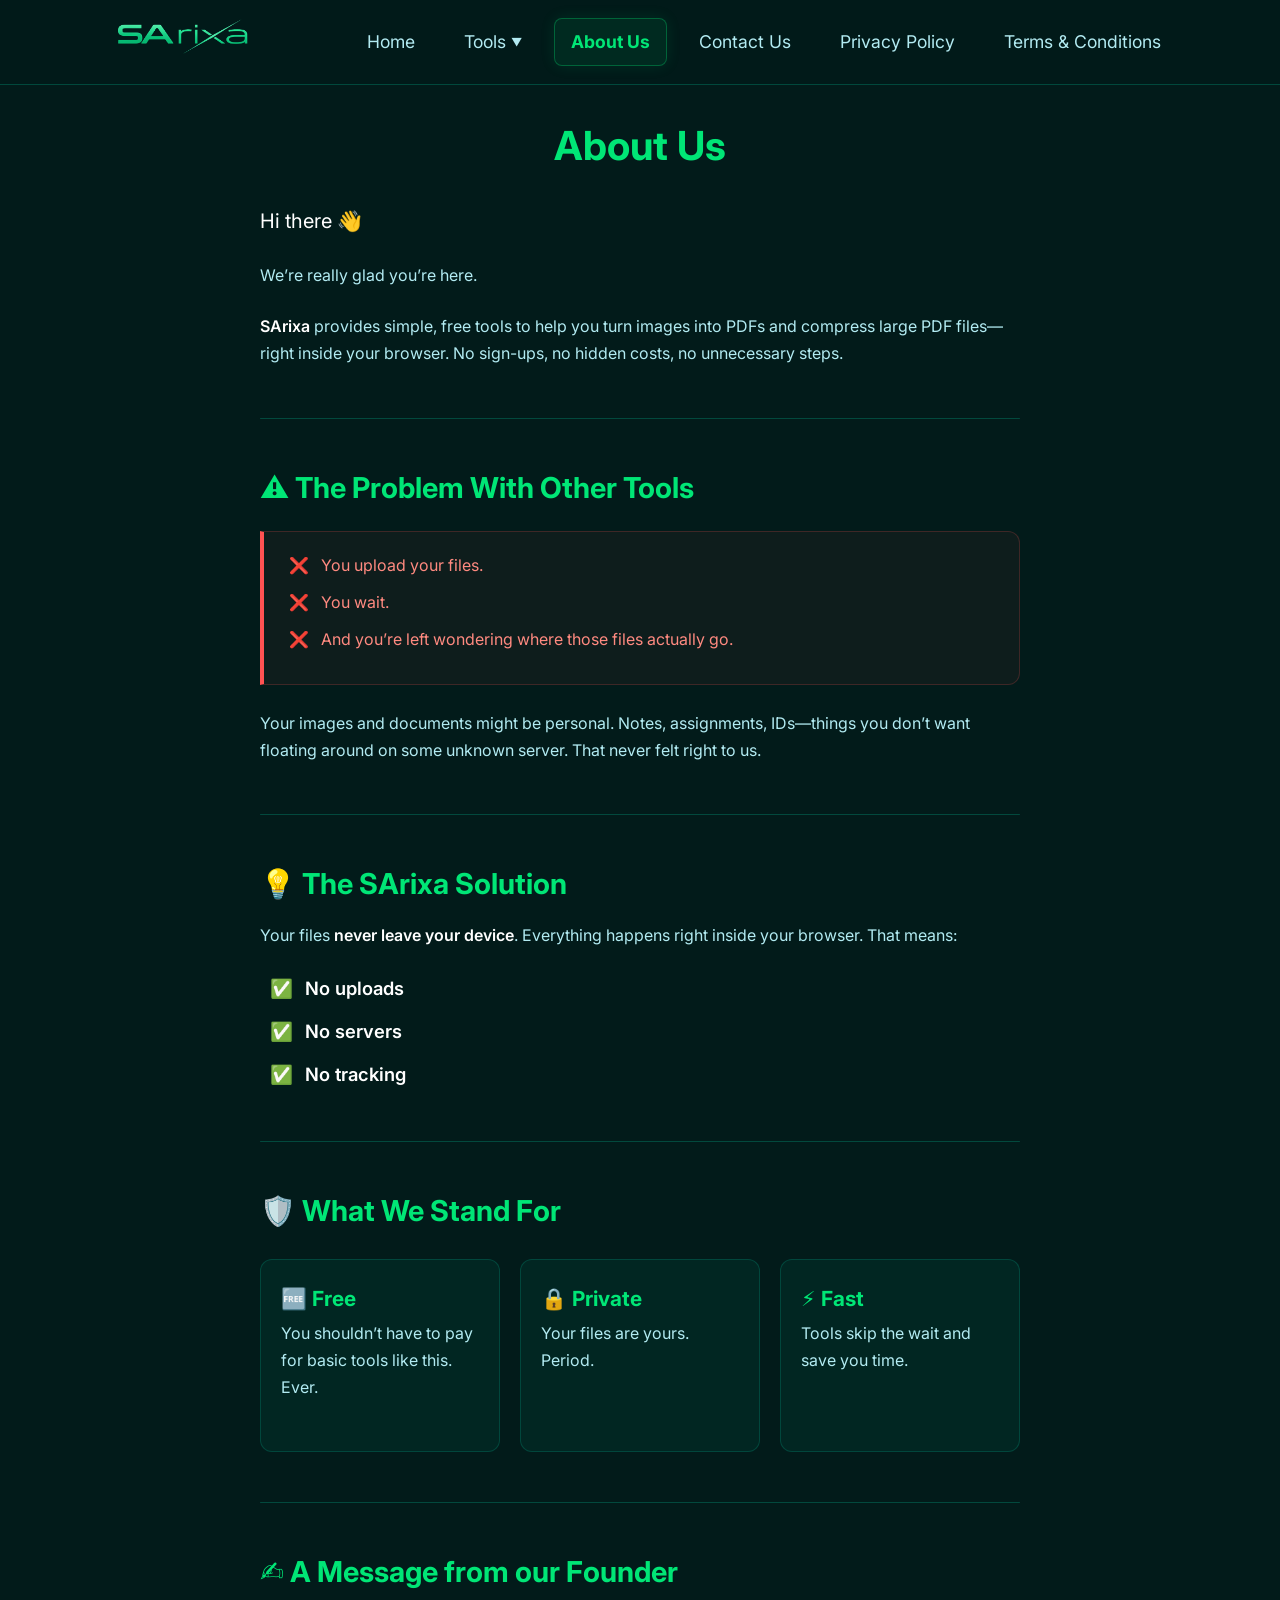
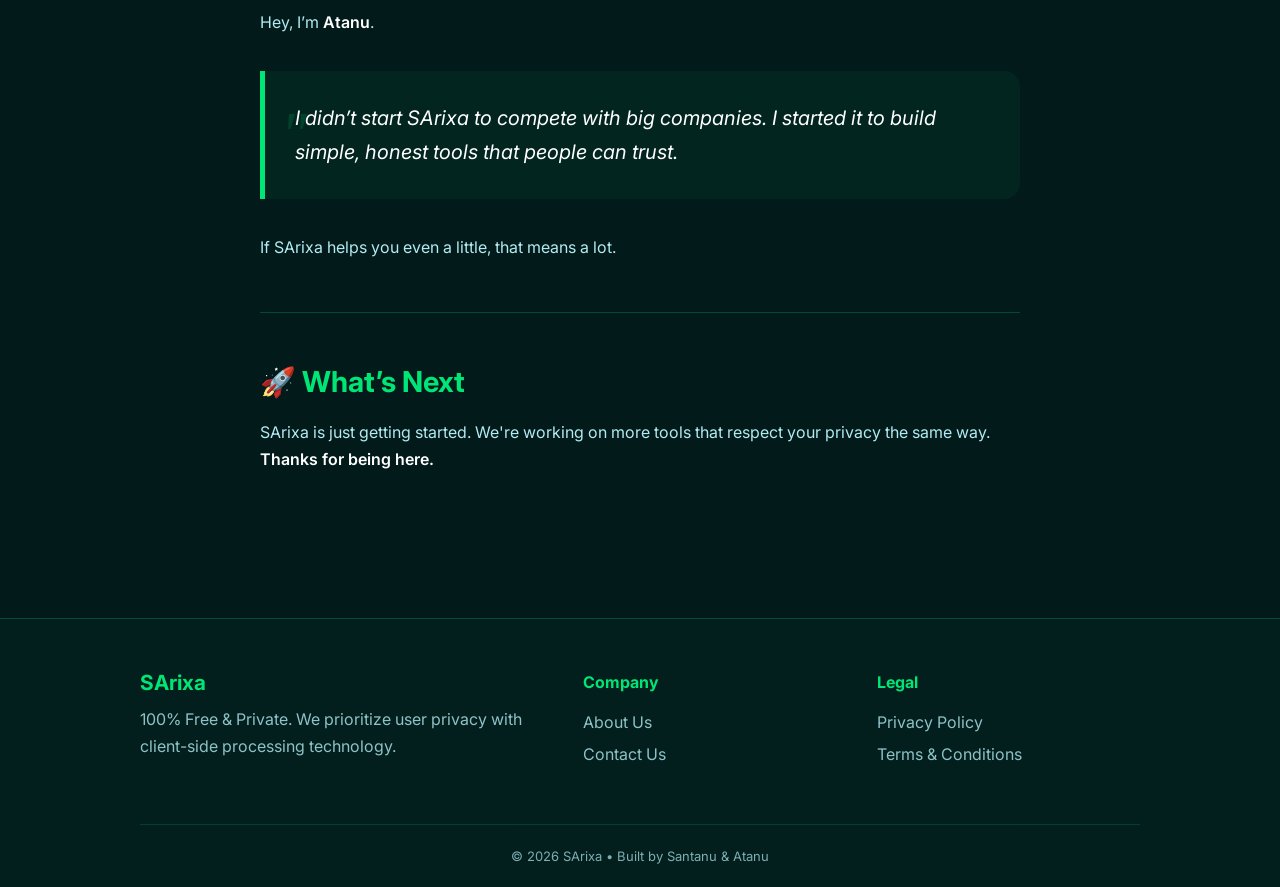
<file: about.html>
<!DOCTYPE html>
<html lang="en">
<head>
    <meta charset="UTF-8">
    <meta name="viewport" content="width=device-width, initial-scale=1.0">
    
    <title>About Us • SArixa</title>
    <meta name="description" content="Learn more about SArixa, a 100% free and private PDF tools platform. Built with privacy in mind, processing files entirely in your browser without uploads.">
    <link rel="canonical" href="https://sarixa-tools.vercel.app/about.html">
    
    <meta property="og:title" content="About Us • SArixa">
    <meta property="og:description" content="Learn more about SArixa, a 100% free and private PDF tools platform. Built with privacy in mind.">
    <meta property="og:type" content="website">
    <meta property="og:url" content="https://sarixa-tools.vercel.app/about.html">
    <meta property="og:image" content="https://sarixa-tools.vercel.app/assets/SArixa_logo.png">

    <script type="application/ld+json">
    {
      "@context": "https://schema.org",
      "@type": "AboutPage",
      "mainEntity": {
        "@type": "Organization",
        "name": "SArixa",
        "url": "https://sarixa-tools.vercel.app/",
        "logo": "https://sarixa-tools.vercel.app/assets/Main_logo.png",
        "description": "SArixa is a 100% private, free PDF tools platform. Processing happens directly in your browser.",
        "founder": { "@type": "Person", "name": "Atanu" }
      }
    }
    </script>

    <script async src="https://www.googletagmanager.com/gtag/js?id=G-TC8FR721KT"></script>
    <script>
      window.dataLayer = window.dataLayer || [];
      function gtag(){dataLayer.push(arguments);}
      gtag('js', new Date());
      gtag('config', 'G-TC8FR721KT');
    </script>
    
    <link rel="stylesheet" href="css/global.css">
    
    <link rel="icon" type="image/png" href="assets/Main_logo.png">
    <link rel="preload" href="assets/SArixa_logo.png" as="image" fetchpriority="high">
    
    <style>
.container {
    max-width: 800px;
    margin: 0 auto;
    padding: 120px 20px 80px;
}

h1, h2, h3 {
    color: var(--accent-primary);
    line-height: 1.3;
    margin-bottom: 1.2rem;
    font-weight: 700;
}

h1 {
    font-size: 2.5rem;
    margin-bottom: 2rem;
    text-align: center;
}

h2 {
    font-size: 1.8rem;
    margin-top: 1rem;
    display: flex;
    align-items: center;
    gap: 10px;
}

h3 {
    font-size: 1.3rem;
    margin-bottom: 0.5rem;
}

p {
    margin-bottom: 1.5rem;
}

strong, b {
    color: var(--text-bright);
    font-weight: 600;
}

hr {
    border: none;
    border-top: 1px solid rgba(0, 255, 200, 0.2);
    margin: 50px 0;
    border-radius: 2px;
}

.problem-box {
    background: rgba(255, 82, 82, 0.05);
    border: 1px solid rgba(255, 82, 82, 0.2);
    border-left: 4px solid var(--accent-secondary);
    border-radius: 0 12px 12px 0;
    padding: 20px 25px;
    margin: 25px 0;
}

.problem-box ul {
    list-style: none;
    padding-left: 0;
}

.problem-box li {
    margin-bottom: 10px;
    display: flex;
    align-items: flex-start;
    gap: 12px;
    color: #ff8a80;
}

.solution-list {
    list-style: none;
    margin: 20px 0 25px 0;
    padding-left: 10px;
}

.solution-list li {
    margin-bottom: 12px;
    display: flex;
    align-items: center;
    gap: 12px;
    font-size: 1.15rem;
}

.values-grid {
    display: grid;
    grid-template-columns: repeat(auto-fit, minmax(220px, 1fr));
    gap: 20px;
    margin: 30px 0;
}

.value-card {
    background: rgba(0, 255, 200, 0.05);
    border: 1px solid rgba(0, 255, 200, 0.15);
    border-radius: 12px;
    padding: 25px 20px;
    transition: transform 0.2s ease, border-color 0.2s ease;
}

.value-card:hover {
    transform: translateY(-3px);
    border-color: rgba(0, 255, 200, 0.3);
}

.highlight-quote {
    background: rgba(0, 230, 118, 0.05);
    border-left: 5px solid var(--accent-primary);
    border-radius: 0 16px 16px 0;
    padding: 30px;
    margin: 35px 0;
    font-size: 1.25rem;
    font-style: italic;
    color: var(--text-bright);
    position: relative;
}

.highlight-quote::before {
    content: '"';
    position: absolute;
    top: 10px;
    left: 15px;
    font-size: 4rem;
    color: rgba(0, 230, 118, 0.15);
    font-family: Georgia, serif;
}

.intro-lead {
    font-size: 1.25rem;
    color: var(--text-bright);
}
    </style>
</head>
<body>

    <div id="navbar-placeholder"></div>

    <main class="container">
        <h1>About Us</h1>
        <p class="intro-lead">Hi there 👋</p>
        <p>We’re really glad you’re here.</p>
        <p><strong>SArixa</strong> provides simple, free tools to help you turn images into PDFs and compress large PDF files—right inside your browser. No sign-ups, no hidden costs, no unnecessary steps.</p>

        <hr>

        <h2>⚠️ The Problem With Other Tools </h2>
        <div class="problem-box">
            <ul>
                <li>❌ <span>You upload your files.</span></li>
                <li>❌ <span>You wait.</span></li>
                <li>❌ <span>And you’re left wondering where those files actually go.</span></li>
            </ul>
        </div>

        <p>Your images and documents might be personal. Notes, assignments, IDs—things you don’t want floating around on some unknown server. That never felt right to us.</p>

        <hr>

        <h2>💡 The SArixa Solution</h2>
        <p>Your files <strong>never leave your device</strong>. Everything happens right inside your browser. That means:</p>
        
        <ul class="solution-list">
            <li>✅ <strong>No uploads</strong></li>
            <li>✅ <strong>No servers</strong></li>
            <li>✅ <strong>No tracking</strong></li>
        </ul>

        <hr>

        <h2>🛡️ What We Stand For</h2>
        <div class="values-grid">
            <div class="value-card">
                <h3>🆓 Free</h3>
                <p>You shouldn’t have to pay for basic tools like this. Ever.</p>
            </div>
            <div class="value-card">
                <h3>🔒 Private</h3>
                <p>Your files are yours. Period.</p>
            </div>
            <div class="value-card">
                <h3>⚡ Fast</h3>
                <p>Tools skip the wait and save you time.</p>
            </div>
        </div>

        <hr>

        <h2>✍️ A Message from our Founder</h2>
        <p>Hey, I’m <strong>Atanu</strong>.</p>
        <blockquote class="highlight-quote">
            I didn’t start SArixa to compete with big companies. I started it to build simple, honest tools that people can trust.
        </blockquote>
        <p>If SArixa helps you even a little, that means a lot.</p>

        <hr>

        <h2>🚀 What’s Next</h2>
        <p>SArixa is just getting started. We're working on more tools that respect your privacy the same way. <strong>Thanks for being here.</strong></p>
    </main>

    <div id="footer-placeholder"></div>

    <script src="js/global.js" defer></script>
</body>
</html>
</file>
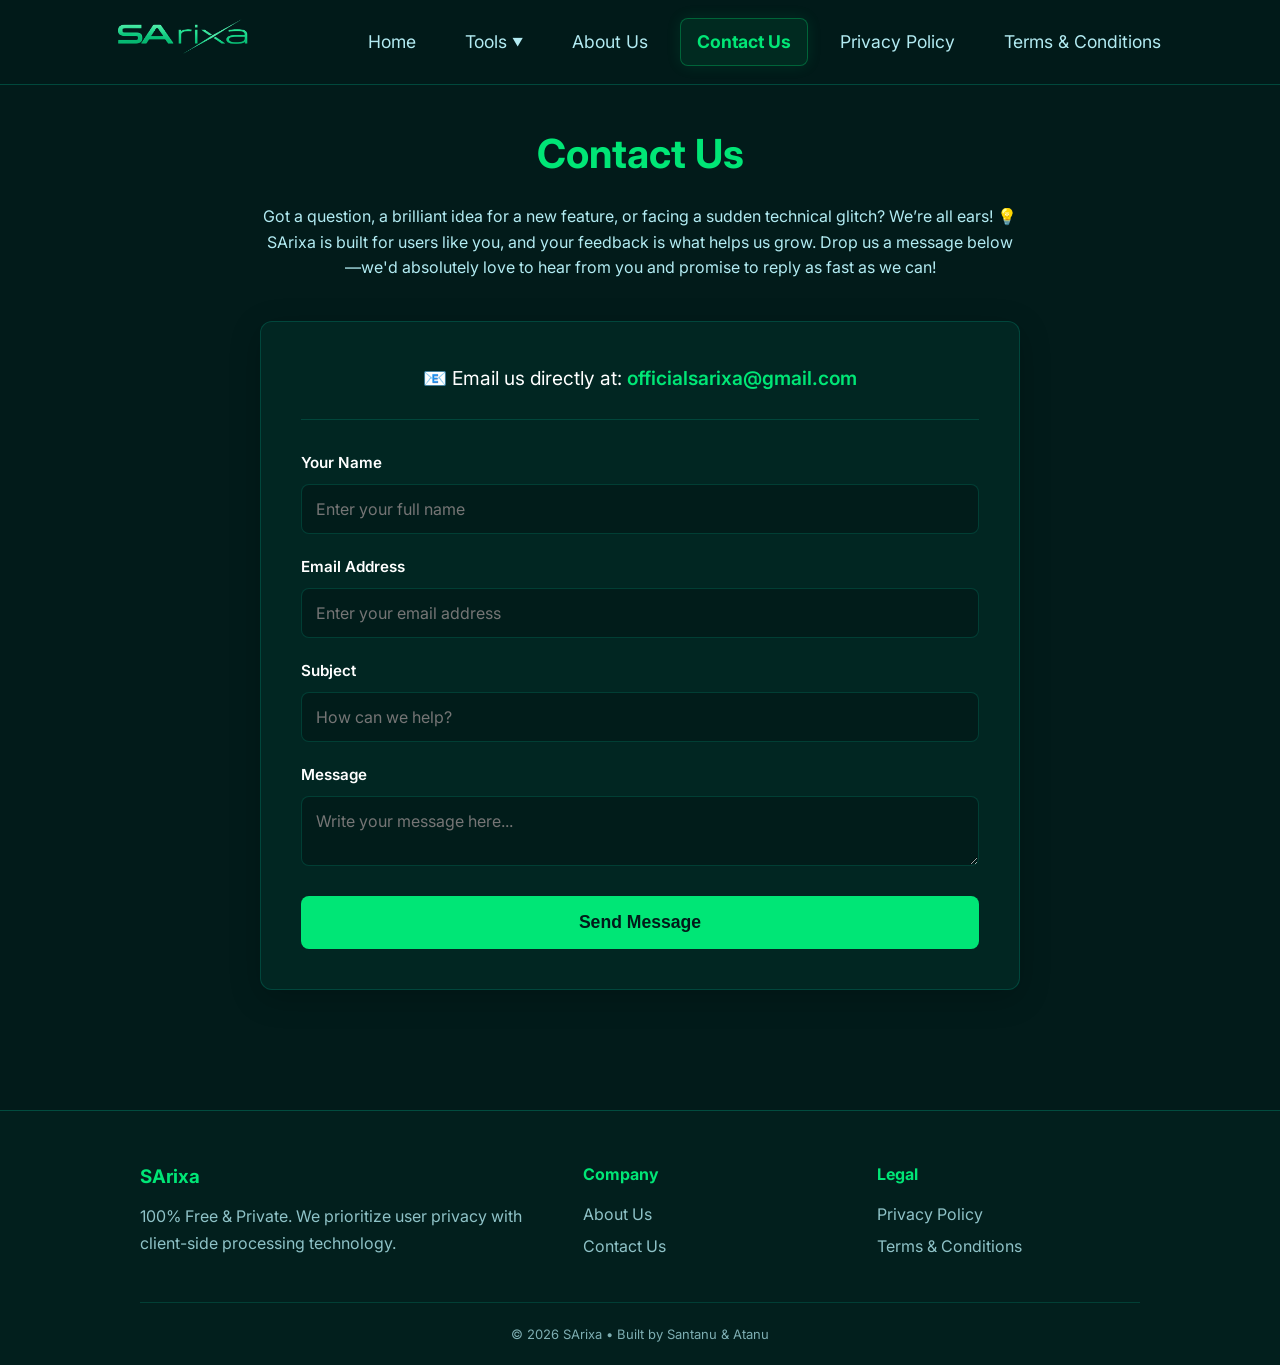
<file: contact.html>
<!DOCTYPE html>
<html lang="en">
<head>
    <meta charset="UTF-8">
    <meta name="viewport" content="width=device-width, initial-scale=1.0">
    <meta name="theme-color" content="#012f28">
    
    <title>Contact Us • SArixa</title>
    <meta name="description" content="Get in touch with SArixa. Have a question, feedback, or facing a glitch with our free Image to PDF converter? Drop us a message today!">
    <meta name="robots" content="index, follow">
    <link rel="canonical" href="https://sarixa-tools.vercel.app/contact.html">
    
    <meta property="og:title" content="Contact Us • SArixa">
    <meta property="og:description" content="Get in touch with SArixa. Have a question, feedback, or facing a glitch? Drop us a message today!">
    <meta property="og:type" content="website">
    <meta property="og:url" content="https://sarixa-tools.vercel.app/contact.html">
    <meta property="og:image" content="https://sarixa-tools.vercel.app/assets/SArixa_logo.png">

    <script type="application/ld+json">
    {
      "@context": "https://schema.org",
      "@type": "ContactPage",
      "name": "SArixa Contact Support",
      "url": "https://sarixa-tools.vercel.app/contact.html",
      "description": "Contact page for SArixa Image to PDF converter. Send us your feedback or support requests."
    }
    </script>

    <script async src="https://www.googletagmanager.com/gtag/js?id=G-TC8FR721KT"></script>
    <script>
      window.dataLayer = window.dataLayer || [];
      function gtag(){dataLayer.push(arguments);}
      gtag('js', new Date());
      gtag('config', 'G-TC8FR721KT');
    </script>
    
    <link rel="stylesheet" href="css/global.css">
    <link rel="icon" type="image/png" href="assets/Main_logo.png">
    <link rel="preload" href="assets/SArixa_logo.png" as="image" fetchpriority="high">
    
    <style>

body {
    margin: 0;
    padding: 0;
}

img {
    max-width: 100%;
    height: auto;
}

.container {
    max-width: 800px;
    margin: 0 auto;
    padding: 120px 20px 80px;
}

h1 {
    color: var(--accent-primary);
    font-size: 2.5rem;
    margin-bottom: 1rem;
    text-align: center;
    font-weight: 700;
}

.intro-text {
    text-align: center;
    margin-bottom: 40px;
    color: var(--text-main);
    line-height: 1.6;
}

.contact-container {
    background: rgba(0, 255, 200, 0.05);
    border: 1px solid rgba(0, 255, 200, 0.15);
    border-radius: 12px;
    padding: 40px;
    box-shadow: 0 8px 32px rgba(0, 0, 0, 0.2);
}

.email-info {
    text-align: center;
    font-size: 1.2rem;
    margin-bottom: 30px;
    padding-bottom: 25px;
    border-bottom: 1px solid rgba(0, 255, 200, 0.15);
    color: var(--text-bright);
}

.email-info a {
    color: var(--accent-primary);
    text-decoration: none;
    font-weight: 600;
}

.contact-form {
    display: flex;
    flex-direction: column;
    gap: 20px;
}

.form-group {
    display: flex;
    flex-direction: column;
    gap: 8px;
}

.contact-form label {
    color: var(--text-bright);
    font-weight: 600;
    font-size: 0.95rem;
}

.contact-form input, 
.contact-form textarea {
    width: 100%;
    padding: 14px;
    background-color: rgba(2, 27, 26, 0.8);
    border: 1px solid rgba(0, 255, 200, 0.15);
    border-radius: 8px;
    color: var(--text-bright);
    font-size: 1rem;
    font-family: inherit;
    transition: all 0.3s ease;
    box-sizing: border-box;
}

.contact-form input:focus, 
.contact-form textarea:focus {
    outline: none;
    border-color: var(--accent-primary);
    box-shadow: 0 0 0 2px rgba(0, 230, 118, 0.2);
}

.submit-btn {
    background-color: var(--accent-primary);
    color: var(--bg-color);
    border: none;
    padding: 16px;
    font-size: 1.1rem;
    border-radius: 8px;
    cursor: pointer;
    transition: all 0.3s ease;
    font-weight: bold;
    margin-top: 10px;
}

.submit-btn:hover:not(:disabled) {
    background-color: #00c853;
    transform: translateY(-2px);
    box-shadow: 0 8px 24px rgba(0, 230, 118, 0.2);
}

.submit-btn:disabled {
    opacity: 0.6;
    cursor: not-allowed;
}

#status {
    display: none;
    text-align: center;
    padding: 15px;
    margin-top: 20px;
    border-radius: 8px;
    font-weight: 600;
    animation: fadeIn 0.5s ease;
}

@keyframes fadeIn {
    from { opacity: 0; transform: translateY(-10px); }
    to { opacity: 1; transform: translateY(0); }
}

.success-content {
    display: flex;
    align-items: center;
    justify-content: center;
    gap: 8px;
}

.checkmark-anim {
    display: inline-block;
    font-size: 1.2em;
    animation: popIn 0.5s cubic-bezier(0.175, 0.885, 0.32, 1.275) forwards;
}

@keyframes popIn {
    0% { transform: scale(0); opacity: 0; }
    80% { transform: scale(1.3); opacity: 1; }
    100% { transform: scale(1); opacity: 1; }
}

@media (max-width: 900px) {
    .contact-container {
        padding: 25px 20px;
    }
}
    </style>
</head>
<body>

    <div id="navbar-placeholder"></div>

    <main class="container">
        <h1>Contact Us</h1>
        <p class="intro-text">Got a question, a brilliant idea for a new feature, or facing a sudden technical glitch? We’re all ears! 💡 SArixa is built for users like you, and your feedback is what helps us grow. Drop us a message below—we'd absolutely love to hear from you and promise to reply as fast as we can!</p>

        <div class="contact-container">
            <div class="email-info">
                📧 Email us directly at: <a href="mailto:officialsarixa@gmail.com">officialsarixa@gmail.com</a>
            </div>

            <form id="my-form" class="contact-form" action="https://formspree.io/f/xqegoynd" method="POST">
                
                <div class="form-group">
                    <label for="name">Your Name</label>
                    <input type="text" id="name" name="name" placeholder="Enter your full name" required autocomplete="name">
                </div>
                
                <div class="form-group">
                    <label for="email">Email Address</label>
                    <input type="email" id="email" name="email" placeholder="Enter your email address" required autocomplete="email">
                </div>

                <div class="form-group">
                    <label for="subject">Subject</label>
                    <input type="text" id="subject" name="subject" placeholder="How can we help?" required autocomplete="off">
                </div>

                <div class="form-group">
                    <label for="message">Message</label>
                    <textarea id="message" name="message" placeholder="Write your message here..." required></textarea>
                </div>

                <button type="submit" id="submit-btn" class="submit-btn">Send Message</button>
                
                <div id="status"></div>
            </form>
        </div>
    </main>

    <div id="footer-placeholder"></div>

    <script>
        var form = document.getElementById("my-form");
        
        async function handleSubmit(event) {
            event.preventDefault();
            var status = document.getElementById("status");
            var button = document.getElementById("submit-btn");
            var data = new FormData(event.target);
            
            button.disabled = true;
            button.innerHTML = "Sending...";

            fetch(event.target.action, {
                method: form.method,
                body: data,
                headers: {
                    'Accept': 'application/json'
                }
            }).then(response => {
                if (response.ok) {
                    status.innerHTML = "✅ Success! Your message has been sent to our team.";
                    status.style.display = "block";
                    status.style.backgroundColor = "rgba(0, 230, 118, 0.15)";
                    status.style.color = "#00e676";
                    status.style.border = "1px solid #00e676";
                    form.reset(); 
                    
                    button.innerHTML = '<div class="success-content"><span class="checkmark-anim">✔</span> Message Sent Successfully!</div>';
                } else {
                    response.json().then(data => {
                        status.style.display = "block";
                        status.style.backgroundColor = "rgba(255, 82, 82, 0.15)";
                        status.style.color = "#ff5252";
                        if (Object.hasOwn(data, 'errors')) {
                            status.innerHTML = data["errors"].map(error => error["message"]).join(", ");
                        } else {
                            status.innerHTML = "Oops! There was a problem submitting your form";
                        }
                    })
                }
            }).catch(error => {
                status.style.display = "block";
                status.innerHTML = "Oops! Connection error. Please try again.";
            }).finally(() => {
                setTimeout(() => {
                    button.disabled = false;
                    button.innerHTML = "Send Message";
                }, 3000);
            });
        }
        form.addEventListener("submit", handleSubmit);
    </script>
    
    <script src="js/global.js" defer></script>

</body>
</html>
</file>
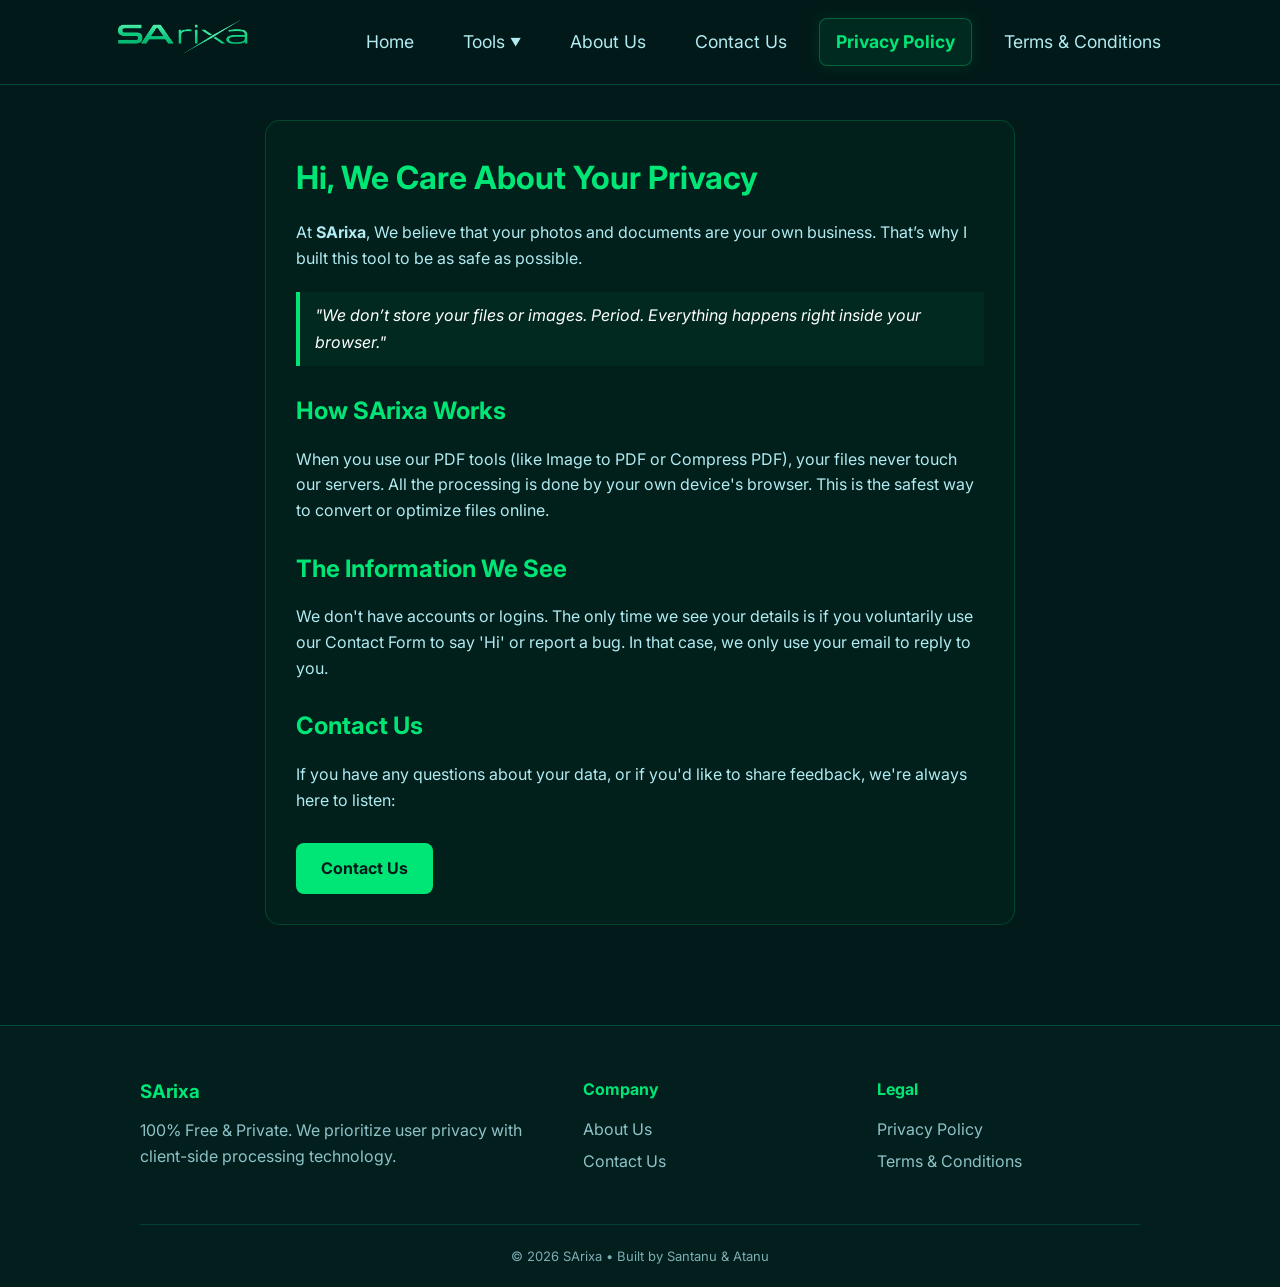
<file: privacy.html>
<!DOCTYPE html>
<html lang="en">
<head>
    <meta charset="UTF-8">
    <meta name="viewport" content="width=device-width, initial-scale=1.0">
    <meta name="theme-color" content="#012f28">
    
    <title>Privacy Policy • SArixa</title>
    <meta name="description" content="Privacy Policy for SArixa. Learn how we protect your data. We process your documents and images directly in your browser without uploading files to our servers.">
    <link rel="canonical" href="https://sarixa-tools.vercel.app/privacy.html">
    
    <meta property="og:title" content="Privacy Policy • SArixa">
    <meta property="og:description" content="Privacy Policy for SArixa. We process your files directly in your browser safely and securely.">
    <meta property="og:type" content="website">
    <meta property="og:url" content="https://sarixa-tools.vercel.app/privacy.html">
    <meta property="og:image" content="https://sarixa-tools.vercel.app/assets/SArixa_logo.png">

    <script type="application/ld+json">
    {
      "@context": "https://schema.org",
      "@type": "WebPage",
      "name": "SArixa Privacy Policy",
      "url": "https://sarixa-tools.vercel.app/privacy.html",
      "description": "Privacy policy outlining how SArixa processes files locally in the browser to protect user data."
    }
    </script>

    <script async src="https://www.googletagmanager.com/gtag/js?id=G-TC8FR721KT"></script>
    <script>
      window.dataLayer = window.dataLayer || [];
      function gtag(){dataLayer.push(arguments);}
      gtag('js', new Date());
      gtag('config', 'G-TC8FR721KT');
    </script>
    
    <link rel="stylesheet" href="css/global.css">
    <link rel="icon" type="image/png" href="assets/Main_logo.png">
    <link rel="preload" href="assets/SArixa_logo.png" as="image" fetchpriority="high">
    
    <style>
body {
    margin: 0;
    padding: 0;
}

img {
    max-width: 100%;
    height: auto;
}

.container {
    padding-top: 120px;
    padding-bottom: 60px;
    padding-left: 20px;
    padding-right: 20px;
}

.box {
    max-width: 750px;
    margin: 0 auto;
    padding: 30px;
    border: 1px solid rgba(0, 230, 118, 0.2);
    border-radius: 15px;
    background: rgba(0, 230, 118, 0.02);
}

h1, h2 {
    color: var(--accent-primary);
    margin-bottom: 15px;
}

h2 {
    margin-top: 25px;
}

.my-note {
    border-left: 4px solid var(--accent-primary);
    padding-left: 15px;
    font-style: italic;
    margin: 20px 0;
    background: rgba(0, 230, 118, 0.05);
    padding-top: 10px;
    padding-bottom: 10px;
    color: var(--text-bright);
}

p {
    color: var(--text-main);
    line-height: 1.6;
    margin-bottom: 15px;
}

.contact-btn {
    display: inline-block;
    margin-top: 15px;
    padding: 12px 25px;
    background-color: var(--accent-primary);
    color: var(--bg-color);
    text-decoration: none;
    border-radius: 8px;
    font-weight: bold;
    transition: all 0.3s ease;
}

.contact-btn:hover {
    transform: translateY(-2px);
    box-shadow: 0 5px 15px rgba(0, 230, 118, 0.3);
    background-color: #00c853;
}

@media (max-width: 600px) {
    .box {
        padding: 20px;
    }
}
    </style>
</head>
<body>

    <div id="navbar-placeholder"></div>

    <main class="container">
        <div class="box">
            <h1>Hi, We Care About Your Privacy</h1>
            <p>At <strong>SArixa</strong>, We believe that your photos and documents are your own business. That’s why I built this tool to be as safe as possible.</p>
            
            <div class="my-note">
                "We don’t store your files or images. Period. Everything happens right inside your browser."
            </div>

            <h2>How SArixa Works</h2>
            <p>When you use our PDF tools (like Image to PDF or Compress PDF), your files never touch our servers. All the processing is done by your own device's browser. This is the safest way to convert or optimize files online.</p>
            
            <h2>The Information We See</h2>
            <p>We don't have accounts or logins. The only time we see your details is if you voluntarily use our Contact Form to say 'Hi' or report a bug. In that case, we only use your email to reply to you.</p>

            <h2>Contact Us</h2>
            <p>If you have any questions about your data, or if you'd like to share feedback, we're always here to listen:</p>
            <a href="contact.html" class="contact-btn">Contact Us</a>
        </div>
    </main>

    <div id="footer-placeholder"></div>

    <script src="js/global.js" defer></script>
</body>
</html>
</file>
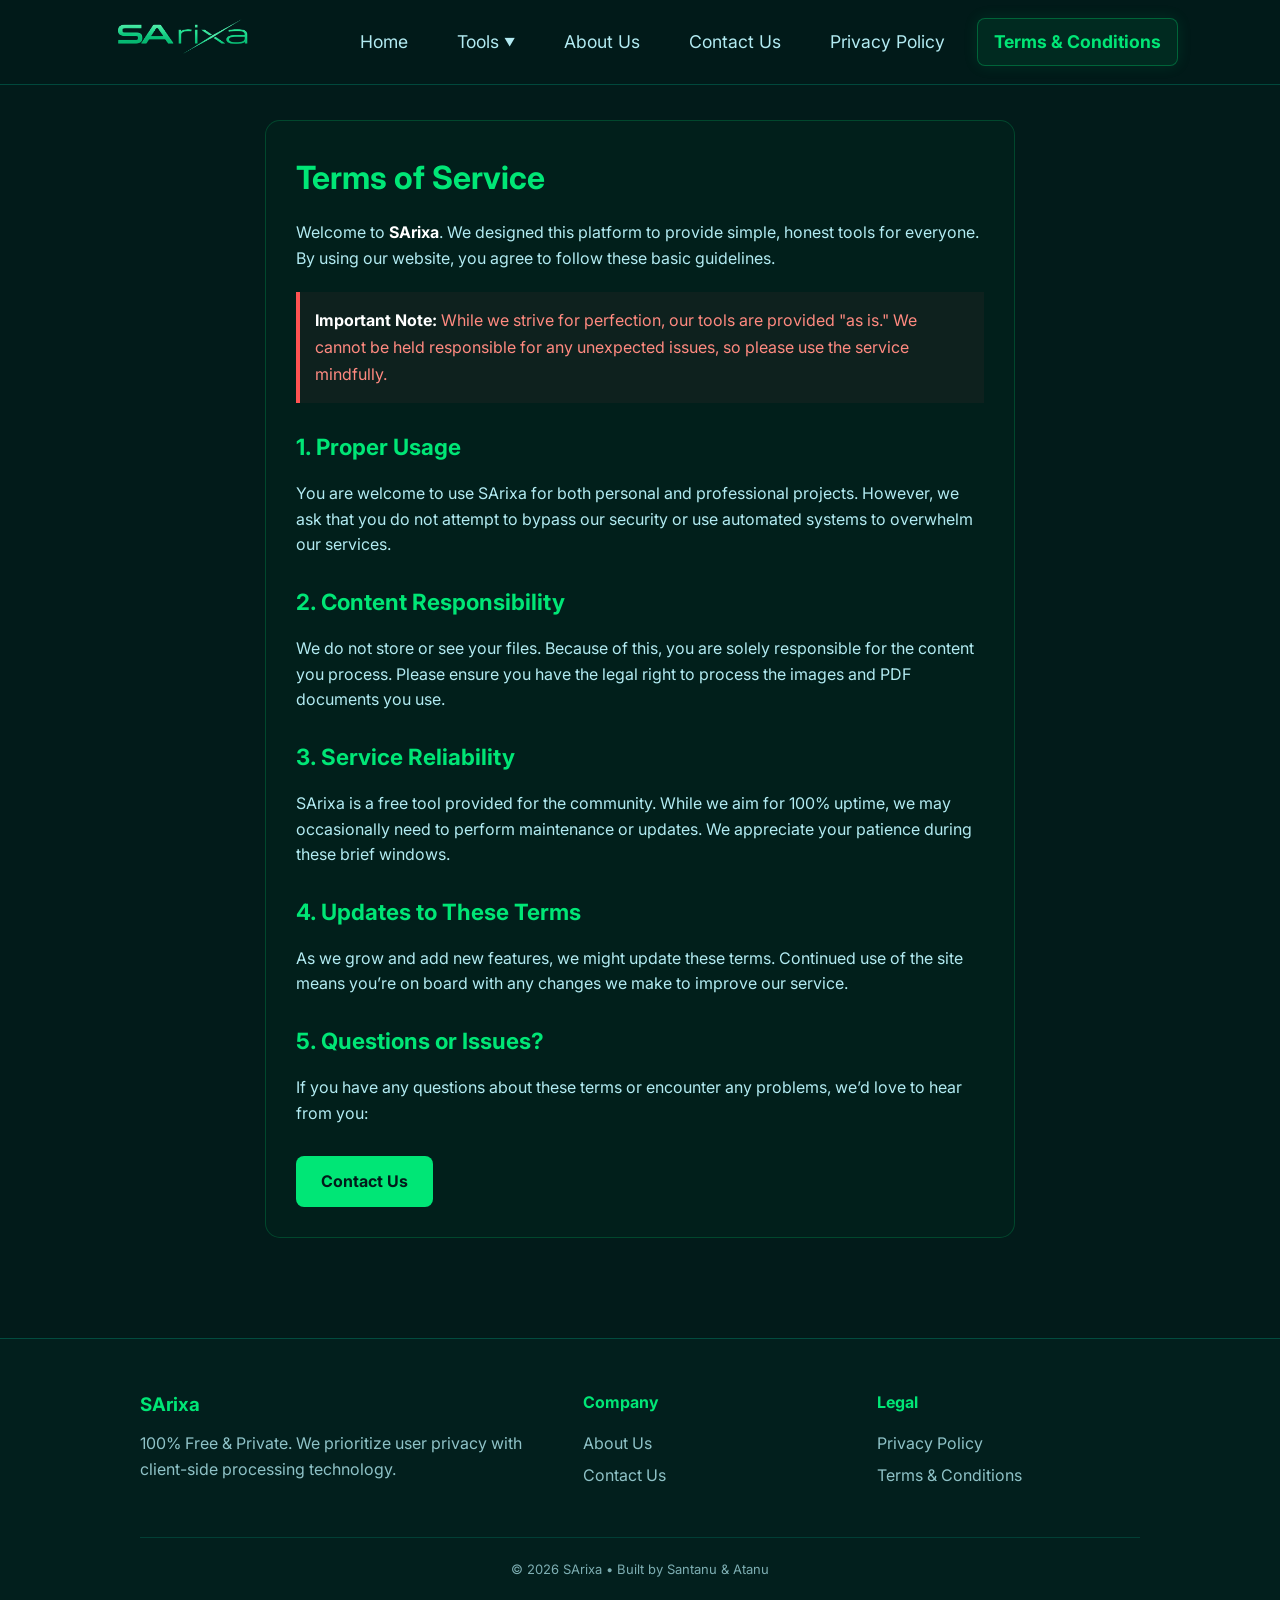
<file: terms.html>
<!DOCTYPE html>
<html lang="en">
<head>
    <meta charset="UTF-8">
    <meta name="viewport" content="width=device-width, initial-scale=1.0">
    <meta name="theme-color" content="#012f28">
    
    <title>Terms & Conditions • SArixa</title>
    <meta name="description" content="Terms and Conditions for using SArixa. Read the rules and guidelines for using our free, private, browser-based PDF tools platform.">
    <link rel="canonical" href="https://sarixa-tools.vercel.app/terms.html">
    
    <meta property="og:title" content="Terms & Conditions • SArixa">
    <meta property="og:description" content="Terms and Conditions for using SArixa's free PDF tools platform.">
    <meta property="og:type" content="website">
    <meta property="og:url" content="https://sarixa-tools.vercel.app/terms.html">
    <meta property="og:image" content="https://sarixa-tools.vercel.app/assets/SArixa_logo.png">

    <script type="application/ld+json">
    {
      "@context": "https://schema.org",
      "@type": "WebPage",
      "name": "SArixa Terms and Conditions",
      "url": "https://sarixa-tools.vercel.app/terms.html",
      "description": "Terms of service and usage guidelines for the SArixa PDF tools platform."
    }
    </script>

    <script async src="https://www.googletagmanager.com/gtag/js?id=G-TC8FR721KT"></script>
    <script>
      window.dataLayer = window.dataLayer || [];
      function gtag(){dataLayer.push(arguments);}
      gtag('js', new Date());
      gtag('config', 'G-TC8FR721KT');
    </script>
    
    <link rel="stylesheet" href="css/global.css">
    <link rel="icon" type="image/png" href="assets/Main_logo.png">
    <link rel="preload" href="assets/SArixa_logo.png" as="image" fetchpriority="high">
    
    <style>
body {
    margin: 0;
    padding: 0;
}

img {
    max-width: 100%;
    height: auto;
}

.container {
    padding-top: 120px;
    padding-bottom: 60px;
    padding-left: 20px;
    padding-right: 20px;
}

.box {
    max-width: 750px;
    margin: 0 auto;
    padding: 30px;
    border: 1px solid rgba(0, 230, 118, 0.2);
    border-radius: 15px;
    background: rgba(0, 230, 118, 0.02);
}

h1, h2 {
    color: var(--accent-primary);
    margin-bottom: 15px;
}

h2 {
    margin-top: 25px;
    font-size: 1.4rem;
}

.disclaimer {
    background: rgba(255, 82, 82, 0.05);
    border-left: 4px solid var(--accent-secondary);
    padding: 15px;
    margin: 20px 0;
    color: #ff8a80;
}

p {
    color: var(--text-main);
    line-height: 1.6;
    margin-bottom: 15px;
}

.contact-btn {
    display: inline-block;
    margin-top: 15px;
    padding: 12px 25px;
    background-color: var(--accent-primary);
    color: var(--bg-color);
    text-decoration: none;
    border-radius: 8px;
    font-weight: bold;
    transition: all 0.3s ease;
}

.contact-btn:hover {
    transform: translateY(-2px);
    box-shadow: 0 5px 15px rgba(0, 230, 118, 0.3);
    background-color: #00c853;
}

strong {
    color: var(--text-bright);
}

@media (max-width: 600px) {
    .box {
        padding: 20px;
    }
}
    </style>
</head>
<body>

    <div id="navbar-placeholder"></div>

    <main class="container">
        <div class="box">
            <h1>Terms of Service</h1> 
            <p>Welcome to <strong>SArixa</strong>. We designed this platform to provide simple, honest tools for everyone. By using our website, you agree to follow these basic guidelines.</p>
            
            <div class="disclaimer">
                <strong>Important Note:</strong> While we strive for perfection, our tools are provided "as is." We cannot be held responsible for any unexpected issues, so please use the service mindfully.
            </div>

            <h2>1. Proper Usage</h2>
            <p>You are welcome to use SArixa for both personal and professional projects. However, we ask that you do not attempt to bypass our security or use automated systems to overwhelm our services.</p>
            
            <h2>2. Content Responsibility</h2>
            <p>We do not store or see your files. Because of this, you are solely responsible for the content you process. Please ensure you have the legal right to process the images and PDF documents you use.</p>

            <h2>3. Service Reliability</h2>
            <p>SArixa is a free tool provided for the community. While we aim for 100% uptime, we may occasionally need to perform maintenance or updates. We appreciate your patience during these brief windows.</p>

            <h2>4. Updates to These Terms</h2>
            <p>As we grow and add new features, we might update these terms. Continued use of the site means you’re on board with any changes we make to improve our service.</p>

            <h2>5. Questions or Issues?</h2>
            <p>If you have any questions about these terms or encounter any problems, we’d love to hear from you:</p>
            <a href="contact.html" class="contact-btn">Contact Us</a>
        </div>
    </main>

    <div id="footer-placeholder"></div>

    <script src="js/global.js" defer></script>

</body>
</html>
</file>
<file: css/global.css>
@import url('https://fonts.googleapis.com/css2?family=Inter:wght@400;500;600;700;800&display=swap');

/* ==========================================================================
   1. GLOBAL RESETS & VARIABLES 
   ========================================================================== */
:root {
    --bg-color: #021b1a; 
    --text-main: #b2ebf2; 
    --text-bright: #ffffff;
    --accent-primary: #00e676; 
    --accent-secondary: #ff5252;
}

* { 
    box-sizing: border-box; 
    margin: 0; 
    padding: 0; 
}

html, body {
    width: 100%;
    max-width: 100vw;
    overflow-x: hidden; 
    background-color: var(--bg-color); 
    color: var(--text-main);
    font-family: 'Inter', system-ui, -apple-system, sans-serif;
    line-height: 1.7; 
    -webkit-font-smoothing: antialiased;
}

/* ==========================================================================
   2. NAVBAR SYSTEM (Desktop Styles)
   ========================================================================== */
.navbar {
    display: flex; 
    justify-content: space-between; 
    align-items: center;
    padding: 18px 8%; 
    border-bottom: 1px solid rgba(0, 255, 200, 0.2);
    background: rgba(2, 27, 26, 0.95); 
    backdrop-filter: blur(10px);
    position: fixed; 
    top: 0; 
    left: 0; 
    width: 100%; 
    z-index: 1000;
    transition: transform 0.3s ease-in-out;
}

.navbar.hidden-nav {
    transform: translateY(-100%);
}

.logo img { 
    height: 40px; 
    width: 160px; 
    object-fit: contain; 
}

.logo h2 {
    color: var(--text-bright); 
    font-size: 24px; 
    font-weight: 800;
}

.navbar nav {
    display: flex; 
    align-items: center; 
    gap: 15px; 
}

.navbar nav a,
.dropdown-trigger {
    color: var(--text-main); 
    text-decoration: none; 
    font-size: 1.1rem;
    position: relative; 
    padding: 8px 16px; 
    border: 1px solid transparent; 
    border-radius: 8px;
    transition: all 0.3s ease;
    background: transparent;
    display: inline-block;
}

.navbar nav a::after,
.dropdown-trigger::after {
    content: ''; 
    position: absolute; 
    bottom: 4px; 
    left: 50%;
    transform: translateX(-50%); 
    width: 0; 
    height: 2px;
    background-color: var(--accent-primary); 
    transition: 0.3s;
}

.navbar nav a:hover::after,
.dropdown-trigger:hover::after { 
    width: 70%; 
}

.navbar nav a:hover,
.dropdown-trigger:hover { 
    color: var(--accent-primary); 
}

.navbar nav a.active,
.dropdown-trigger.active {
    color: var(--accent-primary) !important; 
    font-weight: 700;
    background: rgba(0, 230, 118, 0.08); 
    border-color: rgba(0, 230, 118, 0.3); 
    box-shadow: 0 0 15px rgba(0, 230, 118, 0.1); 
}

.navbar nav a.active::after,
.dropdown-trigger.active::after { 
    display: none; 
}

/* ==========================================================================
   3. DROPDOWN & INNER MENU STYLES
   ========================================================================== */
.dropdown {
    position: relative;
    display: inline-block;
}

.dropdown-trigger {
    cursor: pointer;
    display: flex;
    align-items: center;
    gap: 5px;
}

.arrow { 
    font-size: 0.7rem; 
    transition: transform 0.3s ease; 
}

.dropdown.active .arrow { 
    transform: rotate(180deg); 
}

.dropdown-menu {
    position: absolute;
    top: 100%;
    left: 0;
    width: 240px;
    background: #012f28;
    border: 1px solid var(--accent-primary);
    border-radius: 12px;
    padding: 10px 8px; 
    box-shadow: 0 10px 30px rgba(0,0,0,0.5);
    display: none;
    z-index: 1000;
    margin-top: 15px;
}

.dropdown.active .dropdown-menu {
    display: block;
    animation: slideDown 0.3s ease-out;
}

/* Nav Search Feature Styles (Always Open) */
.nav-search-container {
    display: flex;
    align-items: center;
    margin: 0 5px 10px 5px;
    padding: 8px 12px;
    border-radius: 8px;
    background: rgba(0, 255, 200, 0.05);
    border: 1px solid rgba(0, 230, 118, 0.4);
    transition: all 0.3s ease;
}

.nav-search-container:focus-within {
    border-color: var(--accent-primary);
    box-shadow: 0 0 10px rgba(0, 230, 118, 0.15);
    background: rgba(0, 255, 200, 0.08);
}

.nav-search-icon {
    display: flex;
    align-items: center;
    justify-content: center;
    color: var(--accent-primary);
    margin-right: 8px;
}

#nav-tool-search {
    width: 100%;
    border: none;
    background: transparent;
    color: var(--text-bright);
    font-size: 0.95rem;
    outline: none;
    padding: 0;
}

#nav-tool-search::placeholder {
    color: #9be7d8;
    opacity: 0.6;
}

/* Scrollable Tools Box */
.nav-tools-list {
    display: flex;
    flex-direction: column;
    gap: 5px;
    max-height: 220px;
    overflow-y: auto;
    padding-right: 4px; 
}

/* Custom Scrollbar for Tools Box */
.nav-tools-list::-webkit-scrollbar { 
    width: 4px; 
}
.nav-tools-list::-webkit-scrollbar-track { 
    background: rgba(0,0,0,0.2); 
    border-radius: 4px; 
}
.nav-tools-list::-webkit-scrollbar-thumb { 
    background: rgba(0, 230, 118, 0.5); 
    border-radius: 4px; 
}

.dropdown-item {
    display: flex;
    align-items: center;
    padding: 10px 14px;
    color: #fff;
    text-decoration: none;
    font-size: 0.95rem;
    border-radius: 8px; 
    transition: background 0.2s, color 0.2s, transform 0.2s;
    border: 1px solid transparent;
    background: transparent;
}

.dropdown-item:hover {
    background: rgba(0, 230, 118, 0.1);
    color: var(--accent-primary);
}

.dropdown-item.active {
    color: var(--accent-primary) !important;
    font-weight: 700;
    background: rgba(0, 230, 118, 0.15) !important;
    border: 1px solid rgba(0, 230, 118, 0.3);
    box-shadow: 0 0 12px rgba(0, 230, 118, 0.2);
    transform: scale(1.02); 
}

.dropdown-footer {
    padding: 10px 10px 2px;
    border-top: 1px solid rgba(0, 230, 118, 0.2);
    margin-top: 8px;
    font-size: 0.8rem;
    color: #9be7d8;
    font-style: italic;
    text-align: center;
}

@keyframes slideDown {
    from { opacity: 0; transform: translateY(-10px); }
    to { opacity: 1; transform: translateY(0); }
}

/* ==========================================================================
   4. HAMBURGER MOBILE MENU BUTTONS (WITH 'X' ANIMATION)
   ========================================================================== */
.hamburger {
    display: none; 
    flex-direction: column; 
    justify-content: center;
    gap: 5px; 
    cursor: pointer;
    background: none; 
    border: none; 
    outline: none;
    z-index: 1001;
    width: 25px;
    height: 25px;
}

.hamburger span {
    display: block; 
    width: 25px; 
    height: 3px; 
    background: var(--accent-primary);
    border-radius: 3px; 
    transition: all 0.3s ease-in-out;
    transform-origin: center;
}

/* Magic 'X' Transformation for Hamburger */
.hamburger.active span:nth-child(1) {
    transform: translateY(8px) rotate(45deg);
}
.hamburger.active span:nth-child(2) {
    opacity: 0;
}
.hamburger.active span:nth-child(3) {
    transform: translateY(-8px) rotate(-45deg);
}

/* ==========================================================================
   5. GLOBAL FOOTER PLATFORM
   ========================================================================== */
.footer {
    background: rgba(0, 255, 200, 0.02); 
    border-top: 1px solid rgba(0, 255, 200, 0.2); 
    padding: 50px 20px 20px; 
    margin-top: 40px; 
}

.footer-container { 
    max-width: 1000px; 
    margin: 0 auto; 
    display: flex; 
    flex-wrap: wrap; 
    justify-content: space-between; 
    gap: 30px; 
}

.footer-col { 
    flex: 1 1 150px; 
} 

.brand-col { 
    flex: 1 1 300px; 
}

.footer h3, 
.footer h4 { 
    margin: 0 0 10px 0; 
    color: var(--accent-primary); 
}

.footer p, 
.footer a { 
    color: var(--text-main); 
    text-decoration: none; 
    opacity: 0.8; 
    transition: 0.3s; 
}

.footer a:hover { 
    color: var(--accent-primary); 
    opacity: 1; 
}

.footer ul { 
    list-style: none; 
    line-height: 2; 
}

.footer-bottom { 
    max-width: 1000px; 
    margin: 40px auto 0; 
    padding-top: 20px; 
    border-top: 1px solid rgba(0, 255, 200, 0.2); 
    text-align: center; 
    font-size: 13px; 
    opacity: 0.7; 
}

/* ==========================================================================
   6. RESPONSIVE MEDIA BREAKPOINTS
   ========================================================================== */
@media (max-width: 900px) {
    .hamburger { 
        display: flex; 
    }
    
    .navbar nav {
        position: absolute; 
        top: 100%; 
        left: 0; 
        width: 100%;
        background: #021b1a; 
        flex-direction: column; 
        gap: 10px; 
        padding: 0; 
        max-height: 0; 
        overflow: hidden; 
        opacity: 0;
        transition: max-height 0.4s ease-in-out, opacity 0.4s ease-in-out; 
        border-bottom: 0 solid rgba(0, 255, 200, 0.2);
    }
    
    .navbar nav.active { 
        max-height: 1000px !important; 
        padding: 20px 0; 
        opacity: 1; 
        border-bottom: 1px solid rgba(0, 255, 200, 0.2); 
        overflow-y: auto;
    }
    
    .navbar nav a, 
    .dropdown-trigger {
        width: 80%; 
        text-align: center; 
        padding: 12px;
        border: 1px solid rgba(0, 255, 200, 0.4);
        border-radius: 8px; 
        background: rgba(0, 255, 200, 0.05); 
        font-weight: 500;
        box-sizing: border-box;
        display: inline-block;
        margin: 0 auto;
    }

    .dropdown { 
        display: block; 
        width: 100%; 
        margin: 0; 
        text-align: center; 
    }

    .dropdown-trigger { 
        display: flex; 
        justify-content: center; 
        align-items: center; 
        gap: 8px; 
        width: 80%; 
        margin: 0 auto; 
    }

    .arrow { 
        display: inline-block; 
        margin-left: 5px; 
    }

    .navbar nav a::after, 
    .dropdown-trigger::after { 
        display: none; 
    }

    .navbar nav a:hover, 
    .dropdown-trigger:hover { 
        background: rgba(0, 255, 200, 0.15); 
        transform: translateY(-2px); 
    }

    .navbar nav a.active, 
    .dropdown-trigger.active { 
        background: rgba(0, 230, 118, 0.2) !important; 
        border-color: var(--accent-primary) !important; 
        transform: scale(1.02); 
    }

    .dropdown-menu {
        position: static;
        width: 80%; 
        max-width: none; 
        margin: 0 auto; 
        box-sizing: border-box;
        box-shadow: inset 0 2px 10px rgba(0,0,0,0.4); 
        background: rgba(0, 0, 0, 0.3); 
        border: none;
        border-radius: 8px;
        padding: 0;
        max-height: 0;
        opacity: 0;
        overflow: hidden;
        display: flex;
        flex-direction: column;
        transition: max-height 0.4s cubic-bezier(0.16, 1, 0.3, 1), opacity 0.3s ease-in-out, margin 0.3s ease-in-out, padding 0.3s ease-in-out;
    }

    .dropdown.active .dropdown-menu {
        max-height: 400px; 
        opacity: 1;
        padding: 12px; 
        margin: 8px auto 10px auto; 
        border: 1px solid rgba(0, 255, 200, 0.15);
    }

    .dropdown-item {
        justify-content: center; 
        text-align: center;
        border: 1px solid rgba(0, 255, 200, 0.05); 
        background: rgba(0, 255, 200, 0.02);
        transform: none; 
        border-radius: 6px;
    }

    .dropdown-item:hover { 
        border-color: rgba(0, 255, 200, 0.2); 
    }

    .dropdown-item.active { 
        box-shadow: 0 0 10px rgba(0, 230, 118, 0.15); 
        transform: scale(1.02) !important; 
    }
    
    .dropdown-footer { 
        border-top: 1px dashed rgba(0, 230, 118, 0.15); 
        margin-top: 4px; 
    }
}



/* ==========================================================================
   SArixa Global Rating System Styles
   Description: Styles for the rating reminder bar, popups, stars, and animations.
   ========================================================================== */

/* -----------------------------------------
   1. REMINDER BAR & BUTTON
----------------------------------------- */
.reminder-bar {
    width: 95%;
    max-width: 1200px;
    margin: -40px auto 60px auto;
    background: rgba(0, 230, 118, 0.1);
    border: 2px dashed #00e676;
    padding: 15px 25px;
    border-radius: 15px;
    display: flex;
    justify-content: space-between;
    align-items: center;
    color: #fff;
    font-size: 1.05rem;
    font-weight: bold;
    box-shadow: 0 4px 15px rgba(0, 0, 0, 0.2);
}

#open-reminder-btn {
    background: #00e676;
    color: #012f28;
    padding: 10px 20px;
    border-radius: 8px;
    font-weight: bold;
    border: none;
    cursor: pointer;
    transition: 0.2s;
    animation: glowing-btn 1.5s infinite;
}

@keyframes glowing-btn {
    0% {
        box-shadow: 0 0 5px rgba(0, 230, 118, 0.3);
    }
    50% {
        box-shadow: 0 0 20px rgba(0, 230, 118, 0.9), 0 0 30px rgba(0, 230, 118, 0.5);
    }
    100% {
        box-shadow: 0 0 5px rgba(0, 230, 118, 0.3);
    }
}

#open-reminder-btn:hover {
    background: #00ff84;
    transform: translateY(-2px);
    animation: none;
}

/* -----------------------------------------
   2. POPUP MODALS
----------------------------------------- */
.popup-overlay {
    display: none;
    position: fixed;
    top: 0;
    left: 0;
    width: 100%;
    height: 100%;
    background-color: rgba(0, 0, 0, 0.8);
    align-items: center;
    justify-content: center;
    z-index: 9999;
}

.popup-content {
    position: relative;
    width: 90%;
    max-width: 350px;
    padding: 30px;
    background-color: #012f28;
    text-align: center;
    border: 2px solid #00e676;
    border-radius: 15px;
    box-shadow: 0px 4px 25px rgba(0, 230, 118, 0.3);
}

.close-btn {
    position: absolute;
    top: 10px;
    right: 15px;
    color: #b2ebf2;
    font-size: 25px;
    font-weight: bold;
    cursor: pointer;
}

.close-btn:hover {
    color: #ff5252;
}

.popup-content h3 {
    color: #00e676;
    margin-bottom: 5px;
}

/* -----------------------------------------
   3. RATING STARS & FEEDBACK
----------------------------------------- */
.rating-stars {
    display: flex;
    justify-content: center;
    gap: 10px;
    font-size: 40px;
    cursor: pointer;
    color: #555;
    margin: 15px 0;
}

.rating-stars span {
    transition: transform 0.2s ease, text-shadow 0.2s ease;
}

.rating-stars span:hover {
    transform: scale(1.2);
}

.rating-stars span.selected {
    color: #ffc107 !important;
    text-shadow: 0 0 10px rgba(255, 193, 7, 0.5);
}

.popup-btn {
    padding: 10px 20px;
    font-size: 1rem;
    font-weight: bold;
    border: none;
    border-radius: 8px;
    cursor: pointer;
    transition: 0.2s;
}

.popup-btn-green {
    background-color: #00e676;
    color: #003c2f;
}

.popup-btn-green:hover {
    background-color: #00c853;
}

#feedback-text {
    width: 100%;
    height: 80px;
    background: rgba(0, 0, 0, 0.3);
    border: 1px solid rgba(0, 255, 200, 0.3);
    border-radius: 8px;
    color: #fff;
    padding: 10px;
    margin-top: 10px;
    resize: none;
}

#feedback-text:focus {
    outline: none;
    border-color: #00e676;
}

/* -----------------------------------------
   4. SHARE BUTTONS
----------------------------------------- */
.share-btns {
    display: flex;
    flex-direction: column;
    gap: 10px;
    margin-top: 15px;
}

.whatsapp-btn {
    display: inline-block;
    background-color: #25D366;
    color: #ffffff;
    padding: 10px 18px;
    border-radius: 8px;
    text-decoration: none;
    font-weight: bold;
    transition: all 0.3s ease;
}

.whatsapp-btn:hover {
    background-color: #128C7E;
    transform: translateY(-2px);
}

/* -----------------------------------------
   5. SUCCESS ANIMATIONS
----------------------------------------- */
.success-svg {
    display: block;
    width: 80px;
    height: 80px;
    margin: 10px auto;
    stroke: #00e676;
    stroke-width: 4;
    stroke-miterlimit: 10;
    border-radius: 50%;
    box-shadow: inset 0px 0px 0px #00e676;
    animation: fill .4s ease-in-out .4s forwards, scale .3s ease-in-out .9s both;
}

.success-circle {
    stroke: #00e676;
    stroke-width: 4;
    stroke-miterlimit: 10;
    stroke-dasharray: 166;
    stroke-dashoffset: 166;
    fill: none;
    animation: stroke 0.6s cubic-bezier(0.65, 0, 0.45, 1) forwards;
}

.success-check {
    transform-origin: 50% 50%;
    stroke-dasharray: 48;
    stroke-dashoffset: 48;
    animation: stroke 0.3s cubic-bezier(0.65, 0, 0.45, 1) 0.6s forwards;
}

@keyframes stroke {
    100% {
        stroke-dashoffset: 0;
    }
}

@keyframes scale {
    0%, 100% {
        transform: none;
    }
    50% {
        transform: scale3d(1.1, 1.1, 1);
    }
}

@keyframes fill {
    100% {
        box-shadow: inset 0px 0px 0px 50px rgba(0, 230, 118, 0.1);
    }
}

.rating-success-state {
    flex-direction: column;
    align-items: center;
    padding: 10px 0;
}

/* -----------------------------------------
   6. MOBILE RESPONSIVE
----------------------------------------- */
@media (max-width: 768px) {
    .reminder-bar {
        flex-direction: column;
        text-align: center;
        gap: 15px;
        margin-top: -20px;
    }
}

/* ==========================================
   Global Share Button 
========================================== */
.share-btn {
    display: none;
    background: #00b0ff; 
    color: #002233;
    font-weight: bold;
    border: none;
    border-radius: 10px;
    padding: 12px 22px;
    cursor: pointer;
    transition: background 0.2s ease-in-out, transform 0.1s ease;
    align-items: center;
    justify-content: center;
    gap: 8px;
}

.share-btn:hover:not(:disabled) {
    background: #40c4ff;
}

.share-btn:disabled {
    background: #555;
    color: #222;
    cursor: not-allowed;
}
</file>
